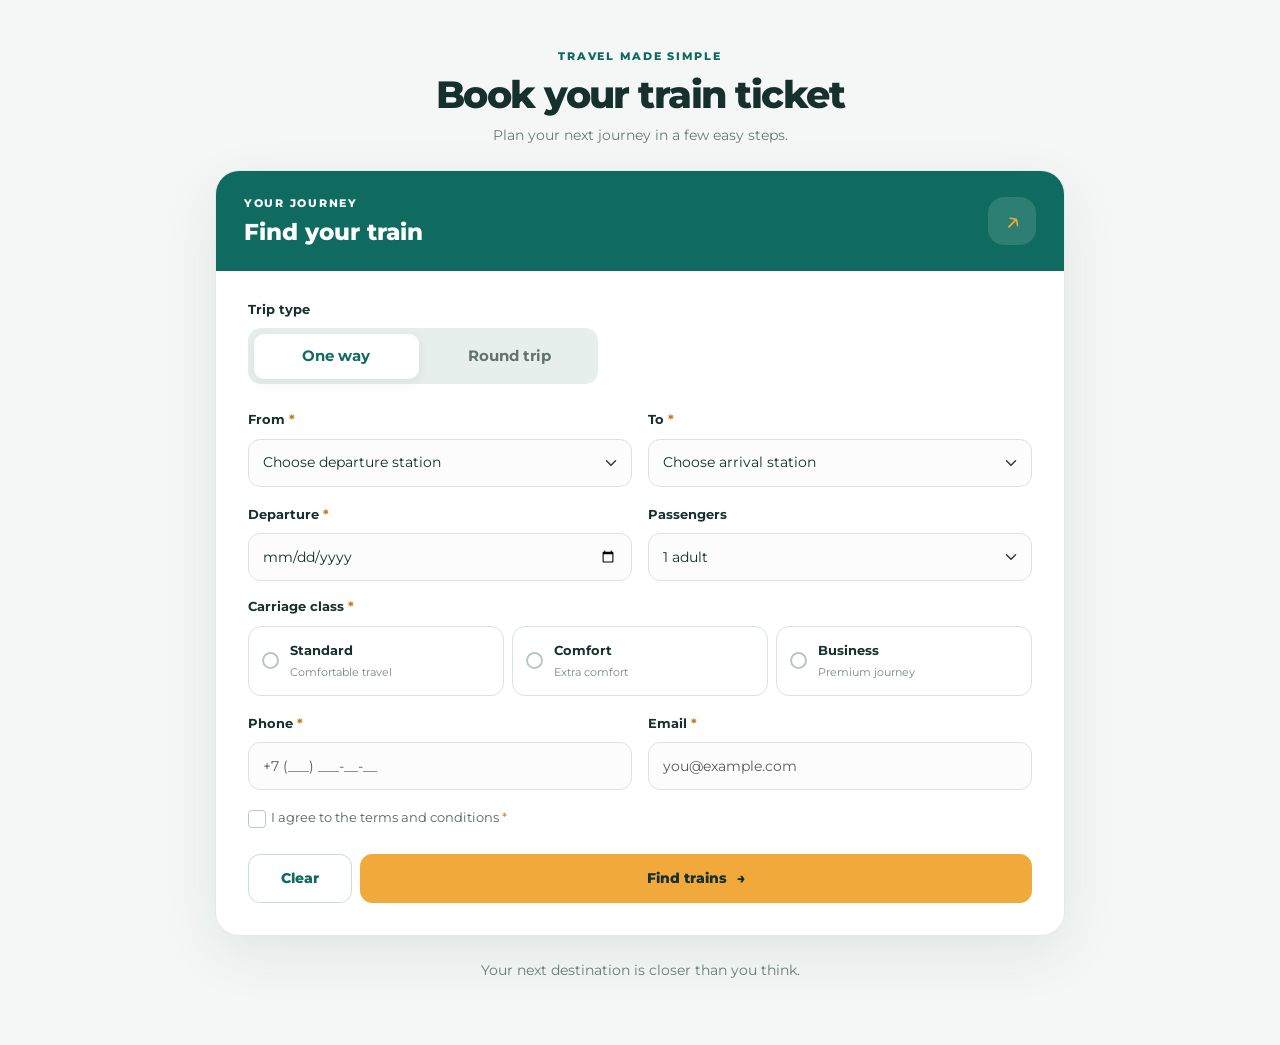
<file: index.html>
<!doctype html>
<html lang="en">
  <head>
    <meta charset="utf-8" />
    <meta name="viewport" content="width=device-width, initial-scale=1" />
    <title>Task 1 — Book a train ticket</title>
    <link
      href="https://cdn.jsdelivr.net/npm/bootstrap@5.3.3/dist/css/bootstrap.min.css"
      rel="stylesheet"
    />
    <link
      href="https://fonts.googleapis.com/css2?family=Montserrat:wght@400;500;600;700;800&display=swap"
      rel="stylesheet"
    />
    <link href="styles.css" rel="stylesheet" />
  </head>
  <body class="ticket-page">
    <main class="container py-4 py-lg-5">
      <header class="page-heading mb-4">
        <span class="eyebrow">TRAVEL MADE SIMPLE</span>
        <h1>Book your train ticket</h1>
        <p>Plan your next journey in a few easy steps.</p>
      </header>
      <section class="ticket-card" aria-labelledby="ticket-title">
        <div class="ticket-card-head">
          <div>
            <span class="eyebrow text-light">YOUR JOURNEY</span>
            <h2 id="ticket-title">Find your train</h2>
          </div>
          <span class="train-icon" aria-hidden="true">↗</span>
        </div>
        <form action="#" method="get">
          <fieldset class="mb-4">
            <legend class="section-label">Trip type</legend>
            <div class="trip-switch">
              <input
                class="btn-check"
                type="radio"
                name="trip"
                id="one-way"
                value="one-way"
                checked
              /><label class="trip-option" for="one-way">One way</label>
              <input
                class="btn-check"
                type="radio"
                name="trip"
                id="round-trip"
                value="round-trip"
              /><label class="trip-option" for="round-trip">Round trip</label>
            </div>
          </fieldset>
          <div class="row g-3 mb-3">
            <div class="col-12 col-md-6">
              <label for="from" class="form-label"
                >From <span class="required-mark">*</span></label
              ><select class="form-select" id="from" name="from" required>
                <option value="" selected disabled>
                  Choose departure station
                </option>
                <option>Astana</option>
                <option>Almaty</option>
                <option>Karaganda</option>
                <option>Shymkent</option>
              </select>
            </div>
            <div class="col-12 col-md-6">
              <label for="to" class="form-label"
                >To <span class="required-mark">*</span></label
              ><select class="form-select" id="to" name="to" required>
                <option value="" selected disabled>
                  Choose arrival station
                </option>
                <option>Almaty</option>
                <option>Astana</option>
                <option>Karaganda</option>
                <option>Shymkent</option>
              </select>
            </div>
          </div>
          <div class="row g-3 mb-3">
            <div class="col-12 col-md-6">
              <label for="departure" class="form-label"
                >Departure <span class="required-mark">*</span></label
              ><input
                class="form-control"
                type="date"
                id="departure"
                name="departure"
                required
              />
            </div>
            <div class="col-12 col-md-6">
              <label for="passengers" class="form-label">Passengers</label
              ><select class="form-select" id="passengers" name="passengers">
                <option>1 adult</option>
                <option>2 adults</option>
                <option>3 adults</option>
                <option>4 adults</option>
                <option>5 adults</option>
                <option>6 adults</option>
              </select>
            </div>
          </div>
          <fieldset class="mb-3">
            <legend class="form-label">
              Carriage class <span class="required-mark">*</span>
            </legend>
            <div class="row g-2">
              <div class="col-12 col-sm-4">
                <input
                  class="btn-check"
                  type="radio"
                  name="class"
                  id="standard"
                  value="standard"
                  required
                /><label class="class-option" for="standard"
                  ><span class="class-dot"></span
                  ><span
                    ><strong>Standard</strong
                    ><small>Comfortable travel</small></span
                  ></label
                >
              </div>
              <div class="col-12 col-sm-4">
                <input
                  class="btn-check"
                  type="radio"
                  name="class"
                  id="comfort"
                  value="comfort"
                /><label class="class-option" for="comfort"
                  ><span class="class-dot"></span
                  ><span
                    ><strong>Comfort</strong><small>Extra comfort</small></span
                  ></label
                >
              </div>
              <div class="col-12 col-sm-4">
                <input
                  class="btn-check"
                  type="radio"
                  name="class"
                  id="business"
                  value="business"
                /><label class="class-option" for="business"
                  ><span class="class-dot"></span
                  ><span
                    ><strong>Business</strong
                    ><small>Premium journey</small></span
                  ></label
                >
              </div>
            </div>
          </fieldset>
          <div class="row g-3 mb-3">
            <div class="col-12 col-md-6">
              <label for="phone" class="form-label"
                >Phone <span class="required-mark">*</span></label
              ><input
                class="form-control"
                type="tel"
                id="phone"
                name="phone"
                autocomplete="tel"
                placeholder="+7 (___) ___-__-__"
                required
              />
            </div>
            <div class="col-12 col-md-6">
              <label for="email" class="form-label"
                >Email <span class="required-mark">*</span></label
              ><input
                class="form-control"
                type="email"
                id="email"
                name="email"
                autocomplete="email"
                placeholder="you@example.com"
                required
              />
            </div>
          </div>
          <div class="form-check agreement mb-4">
            <input
              class="form-check-input"
              type="checkbox"
              id="agreement"
              name="agreement"
              required
            /><label class="form-check-label" for="agreement"
              >I agree to the terms and conditions
              <span class="required-mark">*</span></label
            >
          </div>
          <div class="d-flex flex-column-reverse flex-sm-row gap-2 action-row">
            <button class="btn btn-outline-clear" type="reset">Clear</button
            ><button class="btn btn-find" type="submit">
              Find trains <span aria-hidden="true">→</span>
            </button>
          </div>
        </form>
      </section>
      <p class="footer-note text-center mt-4">
        Your next destination is closer than you think.
      </p>
    </main>
  </body>
</html>
</file>
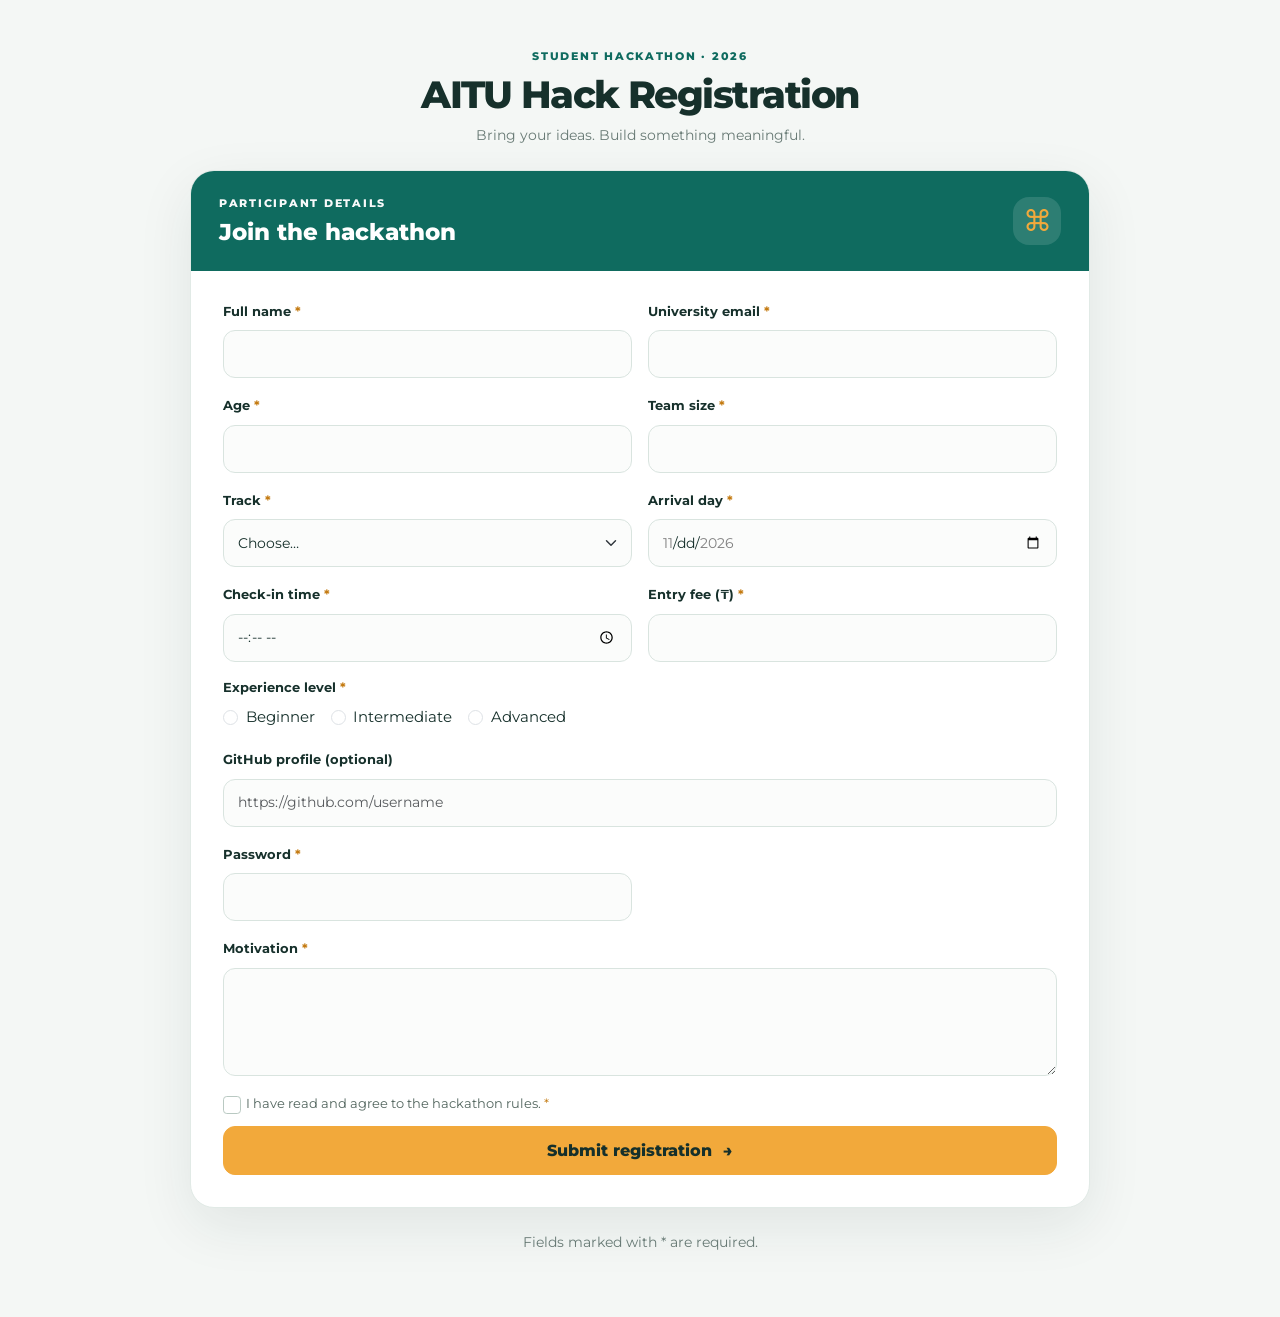
<file: task2.html>
<!doctype html>
<html lang="en">
  <head>
    <meta charset="utf-8" />
    <meta name="viewport" content="width=device-width, initial-scale=1" />
    <title>Task 2 — AITU Hack 2026 Registration</title>
    <link
      href="https://cdn.jsdelivr.net/npm/bootstrap@5.3.3/dist/css/bootstrap.min.css"
      rel="stylesheet"
    />
    <link
      href="https://fonts.googleapis.com/css2?family=Montserrat:wght@400;500;600;700;800&display=swap"
      rel="stylesheet"
    />
    <link href="styles.css" rel="stylesheet" />
    <link href="validation.css" rel="stylesheet" />
  </head>
  <body>
    <main class="container py-4 py-lg-5">
      <header class="page-heading mb-4">
        <span class="eyebrow">STUDENT HACKATHON · 2026</span>
        <h1>AITU Hack Registration</h1>
        <p>Bring your ideas. Build something meaningful.</p>
      </header>
      <section class="ticket-card mx-auto" style="max-width: 900px">
        <div class="ticket-card-head">
          <div>
            <span class="eyebrow text-light">PARTICIPANT DETAILS</span>
            <h2>Join the hackathon</h2>
          </div>
          <span class="train-icon" aria-hidden="true">⌘</span>
        </div>
        <form class="needs-validation" action="#" method="get">
          <div class="row g-3">
            <div class="col-12 col-md-6">
              <label class="form-label" for="fullname"
                >Full name <span class="required-mark">*</span></label
              ><input
                class="form-control"
                id="fullname"
                name="fullname"
                type="text"
                minlength="2"
                maxlength="40"
                required
                autocomplete="name"
              />
              <div class="invalid-feedback">
                Enter a name between 2 and 40 characters.
              </div>
            </div>
            <div class="col-12 col-md-6">
              <label class="form-label" for="university-email"
                >University email <span class="required-mark">*</span></label
              ><input
                class="form-control"
                id="university-email"
                name="email"
                type="email"
                required
                autocomplete="email"
              />
              <div class="invalid-feedback">Enter a valid email address.</div>
            </div>
            <div class="col-12 col-md-6">
              <label class="form-label" for="age"
                >Age <span class="required-mark">*</span></label
              ><input
                class="form-control"
                id="age"
                name="age"
                type="number"
                min="16"
                max="30"
                step="1"
                required
              />
              <div class="invalid-feedback">
                Age must be a whole number from 16 to 30.
              </div>
            </div>
            <div class="col-12 col-md-6">
              <label class="form-label" for="team-size"
                >Team size <span class="required-mark">*</span></label
              ><input
                class="form-control"
                id="team-size"
                name="team-size"
                type="number"
                min="1"
                max="4"
                step="1"
                required
              />
              <div class="invalid-feedback">
                Choose a whole number from 1 to 4.
              </div>
            </div>
            <div class="col-12 col-md-6">
              <label class="form-label" for="track"
                >Track <span class="required-mark">*</span></label
              ><select class="form-select" id="track" name="track" required>
                <option value="" selected disabled>Choose…</option>
                <option>Web</option>
                <option>Mobile</option>
                <option>AI</option>
                <option>GameDev</option>
              </select>
              <div class="invalid-feedback">
                Choose one of the available tracks.
              </div>
            </div>
            <div class="col-12 col-md-6">
              <label class="form-label" for="arrival"
                >Arrival day <span class="required-mark">*</span></label
              ><input
                class="form-control"
                id="arrival"
                name="arrival"
                type="date"
                min="2026-11-20"
                max="2026-11-22"
                required
              />
              <div class="invalid-feedback">
                Choose 20, 21 or 22 November 2026.
              </div>
            </div>
            <div class="col-12 col-md-6">
              <label class="form-label" for="checkin"
                >Check-in time <span class="required-mark">*</span></label
              ><input
                class="form-control"
                id="checkin"
                name="checkin"
                type="time"
                min="09:00"
                max="18:00"
                step="1800"
                required
              />
              <div class="invalid-feedback">
                Choose a time from 09:00 to 18:00 in 30-minute steps.
              </div>
            </div>
            <div class="col-12 col-md-6">
              <label class="form-label" for="fee"
                >Entry fee (₸) <span class="required-mark">*</span></label
              ><input
                class="form-control"
                id="fee"
                name="fee"
                type="number"
                min="0"
                max="5000"
                step="500"
                required
              />
              <div class="invalid-feedback">
                Enter 0–5000 ₸ in steps of 500 ₸.
              </div>
            </div>
            <fieldset class="col-12">
              <legend class="form-label">
                Experience level <span class="required-mark">*</span>
              </legend>
              <div class="d-flex flex-wrap gap-3">
                <div class="form-check">
                  <input
                    class="form-check-input"
                    type="radio"
                    name="experience"
                    id="beginner"
                    value="Beginner"
                    required
                  /><label class="form-check-label" for="beginner"
                    >Beginner</label
                  >
                </div>
                <div class="form-check">
                  <input
                    class="form-check-input"
                    type="radio"
                    name="experience"
                    id="intermediate"
                    value="Intermediate"
                  /><label class="form-check-label" for="intermediate"
                    >Intermediate</label
                  >
                </div>
                <div class="form-check">
                  <input
                    class="form-check-input"
                    type="radio"
                    name="experience"
                    id="advanced"
                    value="Advanced"
                  /><label class="form-check-label" for="advanced"
                    >Advanced</label
                  >
                </div>
              </div>
              <div class="invalid-feedback">Select your experience level.</div>
            </fieldset>
            <div class="col-12">
              <label class="form-label" for="github"
                >GitHub profile (optional)</label
              ><input
                class="form-control"
                id="github"
                name="github"
                type="url"
                placeholder="https://github.com/username"
                autocomplete="url"
              />
              <div class="invalid-feedback">
                Enter the full URL, including https://.
              </div>
            </div>
            <div class="col-12 col-md-6">
              <label class="form-label" for="password"
                >Password <span class="required-mark">*</span></label
              ><input
                class="form-control"
                id="password"
                name="password"
                type="password"
                minlength="8"
                maxlength="20"
                required
                autocomplete="new-password"
              />
              <div class="invalid-feedback">Use 8–20 characters.</div>
            </div>
            <div class="col-12">
              <label class="form-label" for="motivation"
                >Motivation <span class="required-mark">*</span></label
              ><textarea
                class="form-control"
                id="motivation"
                name="motivation"
                rows="4"
                minlength="50"
                maxlength="300"
                required
              ></textarea>
              <div class="invalid-feedback">
                Write 50–300 characters about your motivation.
              </div>
            </div>
            <div class="col-12">
              <div class="form-check agreement">
                <input
                  class="form-check-input"
                  id="rules"
                  name="rules"
                  type="checkbox"
                  required
                /><label class="form-check-label" for="rules"
                  >I have read and agree to the hackathon rules.
                  <span class="required-mark">*</span></label
                >
                <div class="invalid-feedback">
                  You must agree before registering.
                </div>
              </div>
            </div>
            <div class="col-12 d-grid mt-2">
              <button class="btn btn-find" type="submit">
                Submit registration <span aria-hidden="true">→</span>
              </button>
            </div>
          </div>
        </form>
      </section>
      <p class="footer-note text-center mt-4">
        Fields marked with * are required.
      </p>
    </main>
  </body>
</html>
</file>
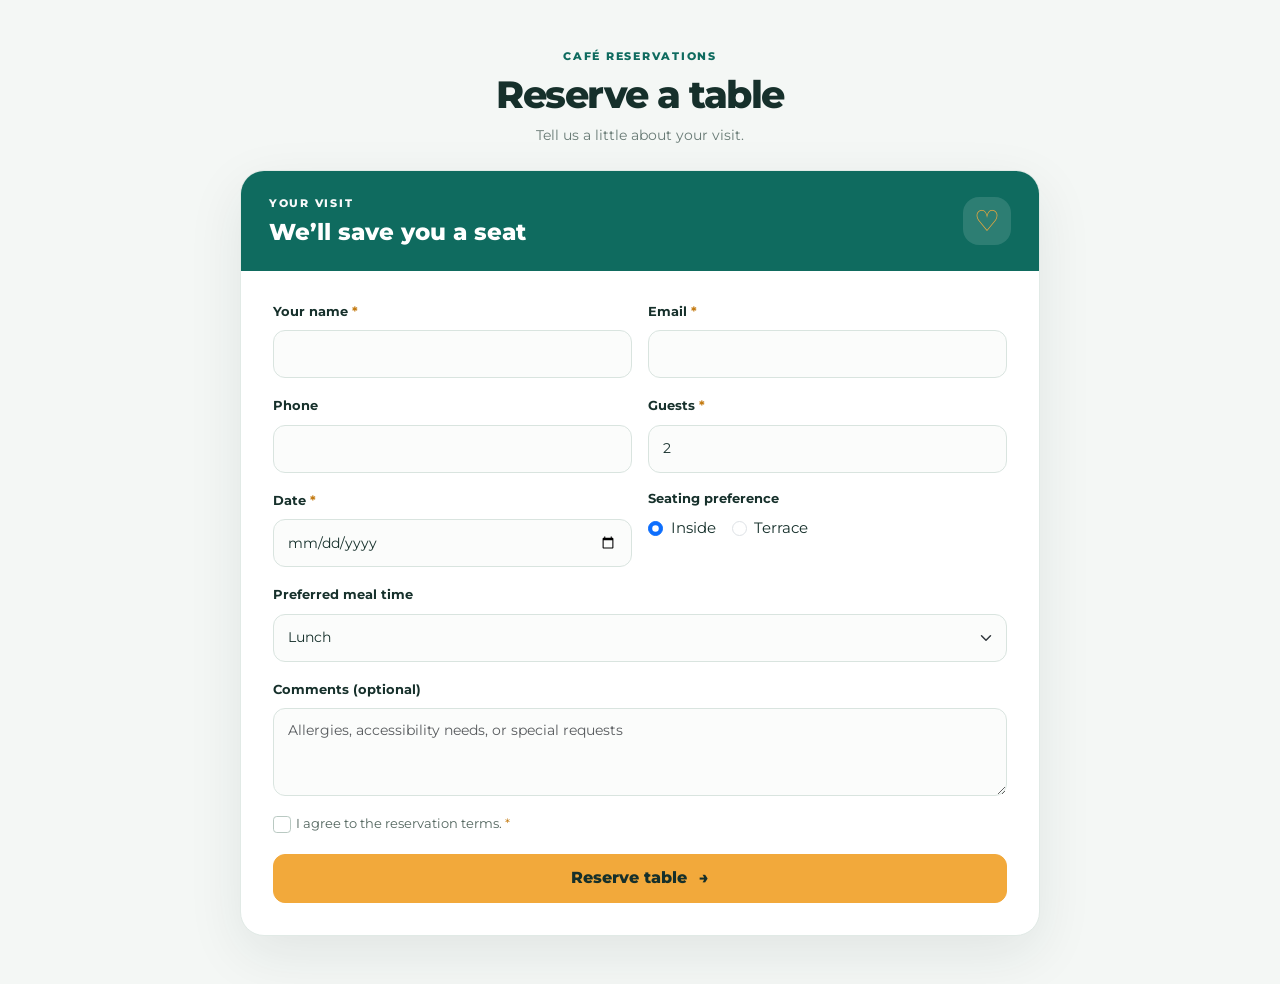
<file: task3.html>
<!doctype html>
<html lang="en">
  <head>
    <meta charset="utf-8" />
    <meta name="viewport" content="width=device-width, initial-scale=1" />
    <title>Task 3 — Café table reservation</title>
    <link
      href="https://cdn.jsdelivr.net/npm/bootstrap@5.3.3/dist/css/bootstrap.min.css"
      rel="stylesheet"
    />
    <link
      href="https://fonts.googleapis.com/css2?family=Montserrat:wght@400;500;600;700;800&display=swap"
      rel="stylesheet"
    />
    <link href="styles.css" rel="stylesheet" />
  </head>
  <body>
    <main class="container py-4 py-lg-5">
      <header class="page-heading mb-4">
        <span class="eyebrow">CAFÉ RESERVATIONS</span>
        <h1>Reserve a table</h1>
        <p>Tell us a little about your visit.</p>
      </header>
      <section class="ticket-card mx-auto" style="max-width: 800px">
        <div class="ticket-card-head">
          <div>
            <span class="eyebrow text-light">YOUR VISIT</span>
            <h2>We’ll save you a seat</h2>
          </div>
          <span class="train-icon" aria-hidden="true">♡</span>
        </div>
        <form action="#" method="get">
          <div class="row g-3">
            <div class="col-12 col-md-6">
              <label for="guest-name" class="form-label"
                >Your name <span class="required-mark">*</span></label
              ><input
                class="form-control"
                type="text"
                id="guest-name"
                name="guest-name"
                autocomplete="name"
                required
              />
            </div>
            <div class="col-12 col-md-6">
              <label for="guest-email" class="form-label"
                >Email <span class="required-mark">*</span></label
              ><input
                class="form-control"
                type="email"
                id="guest-email"
                name="guest-email"
                autocomplete="email"
                required
              />
            </div>
            <div class="col-12 col-md-6">
              <label for="phone" class="form-label">Phone</label
              ><input
                class="form-control"
                type="tel"
                id="phone"
                name="phone"
                autocomplete="tel"
              />
            </div>
            <div class="col-12 col-md-6">
              <label for="people" class="form-label"
                >Guests <span class="required-mark">*</span></label
              ><input
                class="form-control"
                type="number"
                id="people"
                name="people"
                min="1"
                max="20"
                step="1"
                value="2"
                required
              />
            </div>
            <div class="col-12 col-md-6">
              <label for="date" class="form-label"
                >Date <span class="required-mark">*</span></label
              ><input
                class="form-control"
                type="date"
                id="date"
                name="date"
                required
              />
            </div>
            <fieldset class="col-12 col-md-6">
              <legend class="form-label">Seating preference</legend>
              <div class="d-flex gap-3 flex-wrap">
                <div class="form-check">
                  <input
                    class="form-check-input"
                    type="radio"
                    name="seating"
                    id="inside"
                    value="inside"
                    checked
                  /><label class="form-check-label" for="inside">Inside</label>
                </div>
                <div class="form-check">
                  <input
                    class="form-check-input"
                    type="radio"
                    name="seating"
                    id="terrace"
                    value="terrace"
                  /><label class="form-check-label" for="terrace"
                    >Terrace</label
                  >
                </div>
              </div>
            </fieldset>
            <div class="col-12">
              <label for="meal" class="form-label">Preferred meal time</label
              ><select class="form-select" id="meal" name="meal">
                <option value="lunch">Lunch</option>
                <option value="dinner">Dinner</option>
              </select>
            </div>
            <div class="col-12">
              <label for="comments" class="form-label"
                >Comments (optional)</label
              ><textarea
                class="form-control"
                id="comments"
                name="comments"
                rows="3"
                placeholder="Allergies, accessibility needs, or special requests"
              ></textarea>
            </div>
            <div class="col-12">
              <div class="form-check agreement">
                <input
                  class="form-check-input"
                  type="checkbox"
                  id="terms"
                  name="terms"
                  required
                /><label class="form-check-label" for="terms"
                  >I agree to the reservation terms.
                  <span class="required-mark">*</span></label
                >
              </div>
            </div>
            <div class="col-12 d-grid">
              <button type="submit" class="btn btn-find">
                Reserve table <span aria-hidden="true">→</span>
              </button>
            </div>
          </div>
        </form>
      </section>
    </main>
  </body>
</html>
</file>
<file: styles.css>
:root {
  --teal: #0f6b5f;
  --gold: #f2a93b;
  --ink: #16302b;
  --paper: #f4f7f5;
  --mint: #e6efec;
}
* {
  box-sizing: border-box;
}
body {
  font-family: "Montserrat", Arial, sans-serif;
  color: var(--ink);
  background: var(--paper);
  font-size: 0.94rem;
}
.page-heading {
  text-align: center;
}
.eyebrow {
  display: block;
  font-size: 0.68rem;
  font-weight: 800;
  letter-spacing: 0.16em;
  color: var(--teal);
  margin-bottom: 0.5rem;
}
.page-heading h1 {
  font-size: clamp(1.6rem, 4vw, 2.35rem);
  font-weight: 800;
  letter-spacing: -0.04em;
  margin: 0 0 0.45rem;
}
.page-heading p,
.footer-note {
  color: #687a75;
  font-size: 0.88rem;
}
.ticket-card {
  max-width: 850px;
  margin: auto;
  background: white;
  border-radius: 24px;
  overflow: hidden;
  box-shadow: 0 18px 55px #16302b16;
  border: 1px solid #e1eae6;
}
.ticket-card-head {
  background: var(--teal);
  color: white;
  padding: 1.5rem 1.75rem;
  display: flex;
  align-items: center;
  justify-content: space-between;
}
.ticket-card-head .eyebrow {
  color: #c9e5dd;
}
.ticket-card-head h2 {
  font-size: 1.45rem;
  font-weight: 800;
  margin: 0;
}
.train-icon {
  width: 48px;
  height: 48px;
  border-radius: 16px;
  background: #ffffff20;
  display: grid;
  place-items: center;
  font-size: 1.8rem;
  color: var(--gold);
}
.ticket-card form {
  padding: 1.5rem 1.75rem 1.75rem;
}
.section-label,
.form-label,
legend.form-label {
  font-size: 0.82rem;
  font-weight: 700;
  margin-bottom: 0.55rem;
  color: var(--ink);
}
.required-mark {
  color: #c47b12;
}
.trip-switch {
  display: flex;
  gap: 0.5rem;
  background: var(--mint);
  padding: 0.35rem;
  border-radius: 13px;
  max-width: 350px;
}
.trip-option {
  flex: 1;
  text-align: center;
  border-radius: 10px;
  padding: 0.7rem 0.8rem;
  font-weight: 700;
  color: #60746d;
  cursor: pointer;
}
.btn-check:checked + .trip-option {
  background: white;
  color: var(--teal);
  box-shadow: 0 3px 12px #16302b12;
}
.form-control,
.form-select {
  min-height: 48px;
  border: 1px solid #d9e4df;
  border-radius: 12px;
  background-color: #fbfcfb;
  color: var(--ink);
  font-size: 0.88rem;
  padding: 0.7rem 0.9rem;
}
.form-control:focus,
.form-select:focus {
  border-color: var(--teal);
  box-shadow: 0 0 0 0.22rem #0f6b5f20;
}
.class-option {
  display: flex;
  align-items: center;
  gap: 0.7rem;
  border: 1px solid #d9e4df;
  border-radius: 13px;
  padding: 0.85rem 0.8rem;
  min-height: 70px;
  cursor: pointer;
}
.class-option strong,
.class-option small {
  display: block;
}
.class-option strong {
  font-size: 0.82rem;
}
.class-option small {
  font-size: 0.69rem;
  color: #778780;
  margin-top: 0.2rem;
}
.class-dot {
  width: 17px;
  height: 17px;
  border: 2px solid #b9c9c2;
  border-radius: 50%;
  flex-shrink: 0;
}
.btn-check:checked + .class-option {
  border-color: var(--teal);
  background: #f0f8f5;
  box-shadow: inset 0 0 0 1px var(--teal);
}
.btn-check:checked + .class-option .class-dot {
  border: 5px solid var(--teal);
}
.agreement .form-check-input {
  border-color: #b9c9c2;
  width: 1.1rem;
  height: 1.1rem;
}
.agreement .form-check-input:checked {
  background-color: var(--teal);
  border-color: var(--teal);
}
.agreement .form-check-label {
  font-size: 0.8rem;
  color: #53665f;
  padding-top: 0.1rem;
}
.action-row .btn {
  min-height: 49px;
  border-radius: 12px;
  font-size: 0.9rem;
  font-weight: 800;
}
.btn-find {
  background: var(--gold);
  color: var(--ink);
  border: 1px solid var(--gold);
  flex: 1;
}
.btn-find:hover,
.btn-find:focus {
  background: #e69a28;
  border-color: #e69a28;
  color: var(--ink);
}
.btn-find span {
  margin-left: 0.4rem;
}
.btn-outline-clear {
  color: var(--teal);
  border: 1px solid #cbdcd5;
  padding-inline: 2rem;
}
.btn-outline-clear:hover {
  background: var(--mint);
  color: var(--teal);
}
input:focus-visible,
label:focus-visible,
button:focus-visible {
  outline: 3px solid #f2a93b;
  outline-offset: 3px;
}
@media (min-width: 768px) {
  .ticket-card form {
    padding: 1.8rem 2rem 2rem;
  }
}
@media (max-width: 575.98px) {
  main.container {
    padding-left: 1rem;
    padding-right: 1rem;
  }
  .ticket-card {
    border-radius: 20px;
  }
  .ticket-card-head {
    padding: 1.25rem 1.2rem;
  }
  .ticket-card form {
    padding: 1.25rem 1.1rem 1.3rem;
  }
  .ticket-card-head h2 {
    font-size: 1.25rem;
  }
  .action-row .btn {
    width: 100%;
  }
  .btn-outline-clear {
    order: 2;
  }
  .btn-find {
    order: 1;
  }
  .page-heading {
    margin-bottom: 1.2rem !important;
  }
}
/* Reset native fieldset decoration so semantic groups remain visually clean. */
fieldset {
  border: 0;
  padding: 0;
  margin: 0;
  min-width: 0;
}
legend {
  float: none;
  width: auto;
  padding: 0;
}
@media (max-width: 575.98px) {
  .action-row {
    flex-direction: column-reverse !important;
  }
  .action-row .btn {
    width: 100%;
  }
  .btn-outline-clear,
  .btn-find {
    order: initial !important;
  }
}
.btn-find {
  min-height: 49px;
  padding: 0.7rem 1rem;
  border-radius: 12px;
  font-weight: 800;
}
</file>
<file: validation.css>
/* Native HTML constraints do the validation; CSS only reveals feedback after interaction. */
.form-control:user-invalid,
.form-select:user-invalid {
  border-color: #c43d4b;
  background-image: none;
}
.form-control:user-invalid ~ .invalid-feedback,
.form-select:user-invalid ~ .invalid-feedback,
.form-check-input:user-invalid ~ .invalid-feedback {
  display: block;
}
.form-control:user-valid,
.form-select:user-valid {
  border-color: #0f6b5f;
}
.form-check-input:user-invalid {
  border-color: #c43d4b;
}
.form-check-input:focus-visible {
  outline: 3px solid #f2a93b;
  outline-offset: 2px;
}
.invalid-feedback {
  font-size: 0.78rem;
}
fieldset:has(input[type="radio"]:user-invalid) > .invalid-feedback {
  display: block;
}
</file>
